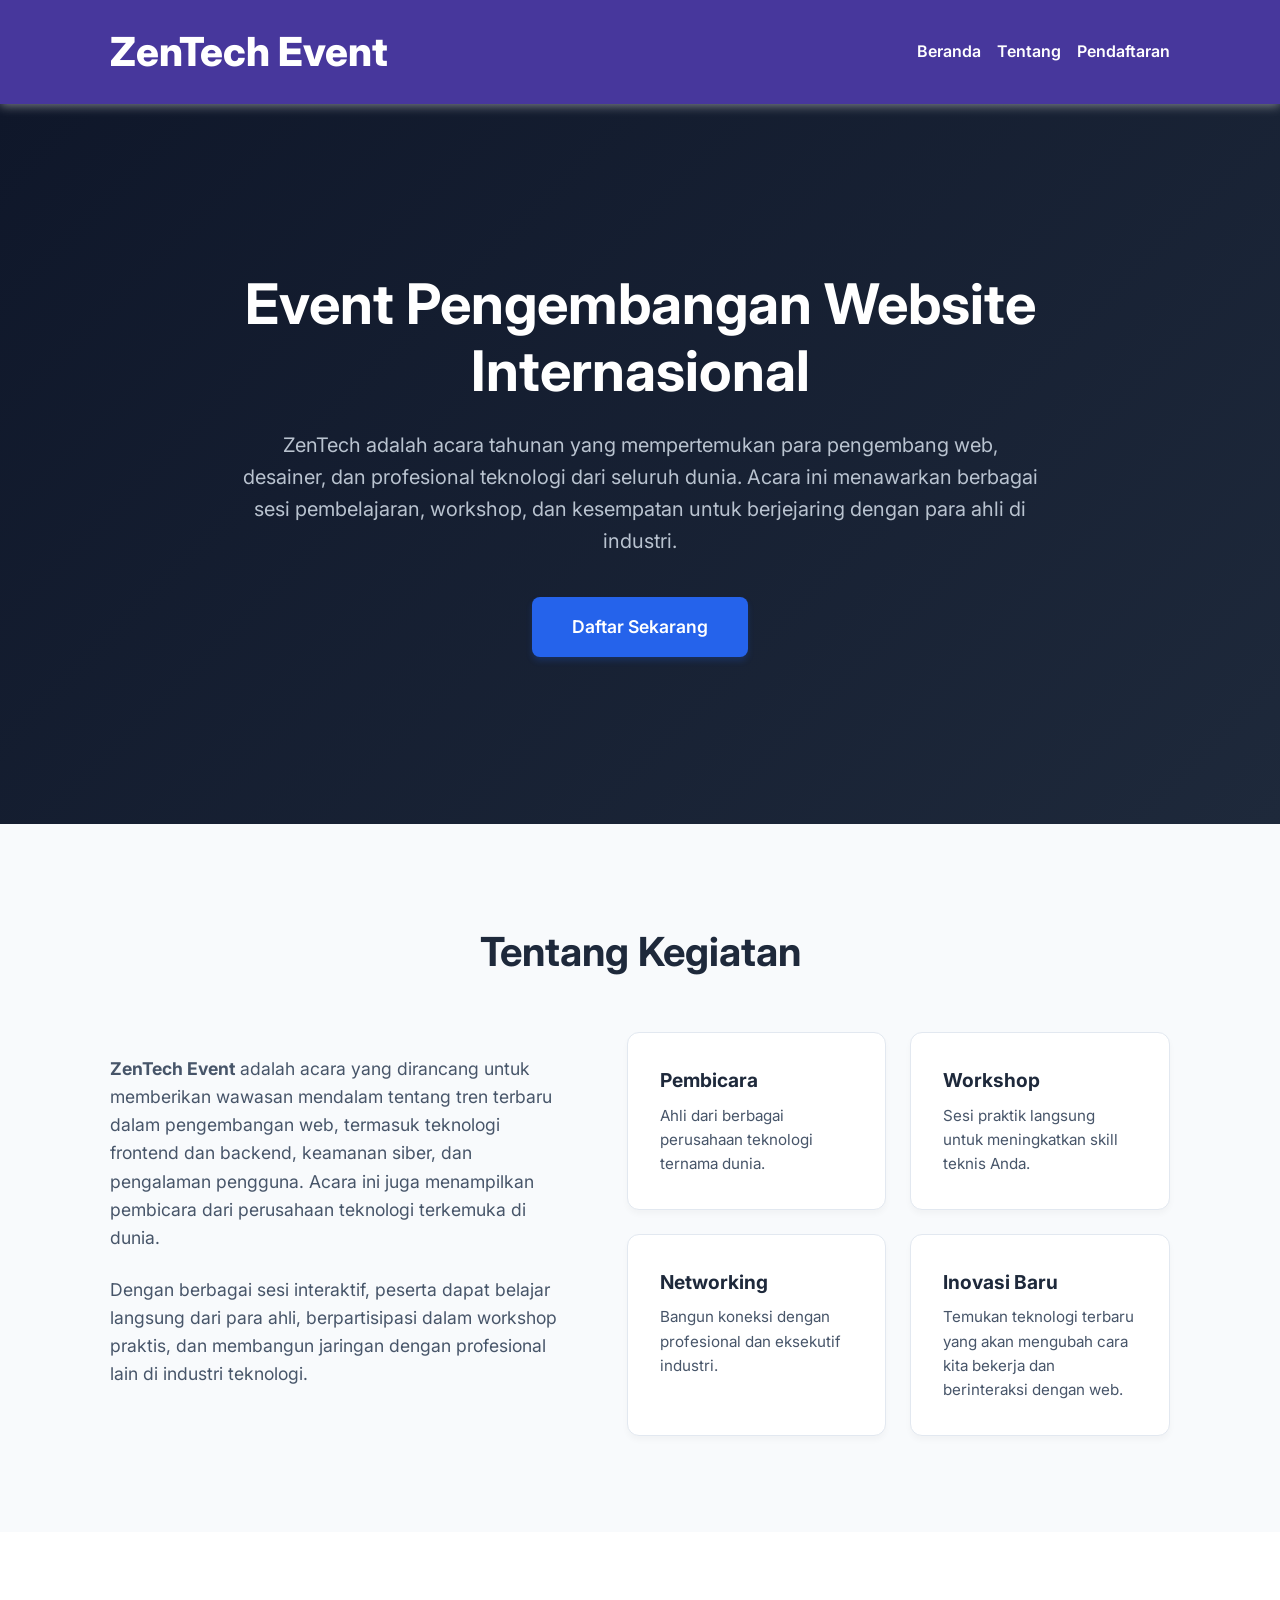
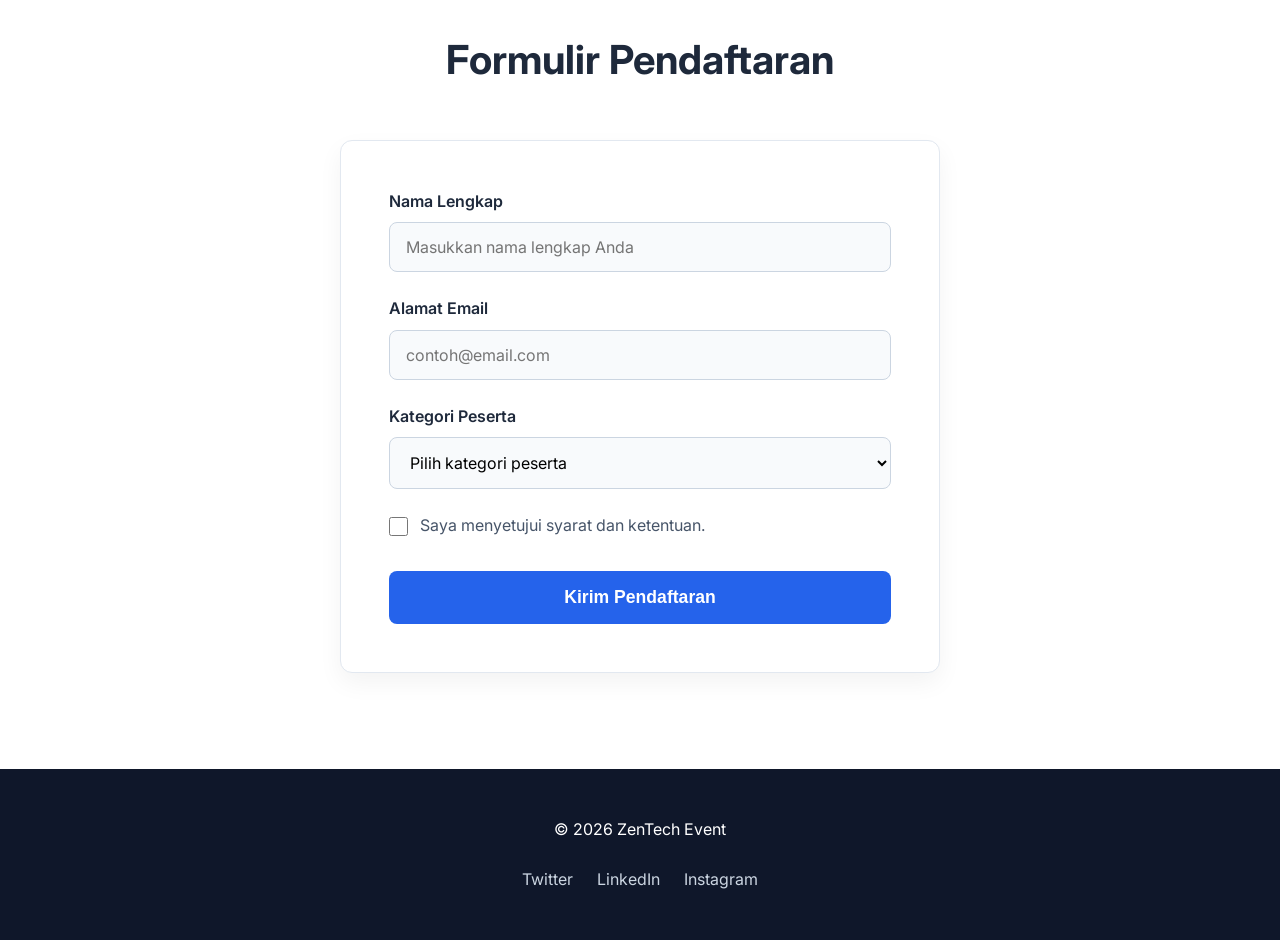
<file: lah/index.html>
<!DOCTYPE html>
<html lang="id">
<head>
    <meta charset="UTF-8">
    <meta name="viewport" content="width=device-width, initial-scale=1.0">
    
    <meta name="description" content="Pendaftaran dan Informasi Tech Conference 2026">
    <title>ZenTech - Event Pengembangan Website</title>
    
    <link rel="stylesheet" href="style.css">
    <link rel="preconnect" href="https://fonts.googleapis.com">
    <link rel="preconnect" href="https://fonts.gstatic.com" crossorigin>
    <link href="https://fonts.googleapis.com/css2?family=Inter:wght@400;500;600;700&display=swap" rel="stylesheet">
</head>
<body>
    
    <header class="main-header">
        <div class="container">            
            <nav class="navbar">
                <div class="logo">ZenTech Event</div>
                <ul class="nav-links">
                    <li><a href="#hero">Beranda</a></li>
                    <li><a href="#about">Tentang</a></li>
                    <li><a href="#registration">Pendaftaran</a></li>
                </ul>
            </nav>
        </div>
    </header>
    <main>        
        <section id="hero" class="hero-section">
            <div class="container hero-content">
                <h1 class="hero-title">Event Pengembangan Website Internasional</h1>
                <p class="hero-description">ZenTech adalah acara tahunan yang mempertemukan para pengembang web, desainer, dan profesional teknologi dari seluruh dunia. Acara ini menawarkan berbagai sesi pembelajaran, workshop, dan kesempatan untuk berjejaring dengan para ahli di industri.</p>
                <a href="#registration" class="btn-primary">Daftar Sekarang</a>
            </div>
        </section>

        
        <section id="about" class="about-section">
            <div class="container">
                <h2 class="section-title">Tentang Kegiatan</h2>
                <div class="about-wrapper">
                    <article class="about-text">
                        <p><strong>ZenTech Event</strong> adalah acara yang dirancang untuk memberikan wawasan mendalam tentang tren terbaru dalam pengembangan web, termasuk teknologi frontend dan backend, keamanan siber, dan pengalaman pengguna. Acara ini juga menampilkan pembicara dari perusahaan teknologi terkemuka di dunia.</p>
                        <p>Dengan berbagai sesi interaktif, peserta dapat belajar langsung dari para ahli, berpartisipasi dalam workshop praktis, dan membangun jaringan dengan profesional lain di industri teknologi.</p>
                    </article>
                    <div class="about-features">
                        <div class="feature-card">
                            <h3>Pembicara</h3>
                            <p>Ahli dari berbagai perusahaan teknologi ternama dunia.</p>
                        </div>
                        <div class="feature-card">
                            <h3>Workshop</h3>
                            <p>Sesi praktik langsung untuk meningkatkan skill teknis Anda.</p>
                        </div>
                        <div class="feature-card">
                            <h3>Networking</h3>
                            <p>Bangun koneksi dengan profesional dan eksekutif industri.</p>
                        </div>
                        <div class="feature-card">
                            <h3>Inovasi Baru</h3>
                            <p>Temukan teknologi terbaru yang akan mengubah cara kita bekerja dan berinteraksi dengan web.</p>
                        </div>
                    </div>
                </div>
            </div>
        </section>

        
        <section id="registration" class="registration-section">
            <div class="container">
                <h2 class="section-title">Formulir Pendaftaran</h2>
                <div class="form-container">
                    
                    <form action="#" method="POST" class="registration-form">
                        <div class="form-group">
                            <label for="name">Nama Lengkap</label>
                            <input type="text" id="name" name="name" placeholder="Masukkan nama lengkap Anda" required autocomplete="name">
                        </div>
                        <div class="form-group">
                            <label for="email">Alamat Email</label>
                            <input type="email" id="email" name="email" placeholder="contoh@email.com" required autocomplete="email">
                        </div>
                        <div class="form-group">
                            <label for="category">Kategori Peserta</label>
                            <select id="category" name="category" required>
                                <option value="" disabled selected>Pilih kategori peserta</option>
                                <option value="student">Mahasiswa</option>
                                <option value="professional">Profesional</option>
                                <option value="general">Umum</option>
                            </select>
                        </div>
                        <div class="form-group checkbox-group">
                            <input type="checkbox" id="terms" name="terms" required>
                            <label for="terms">Saya menyetujui syarat dan ketentuan.</label>
                        </div>
                        <button type="submit" class="btn-submit">Kirim Pendaftaran</button>
                    </form>
                </div>
            </div>
        </section>
    </main>

    
    <footer class="main-footer">
        <div class="container">
            <p>&copy; 2026 ZenTech Event</p>
            <nav class="social-links" aria-label="Social Media Links">
                <a href="#" aria-label="Twitter">Twitter</a>
                <a href="#" aria-label="LinkedIn">LinkedIn</a>
                <a href="#" aria-label="Instagram">Instagram</a>
            </nav>
        </div>
    </footer>
</body>
</html>
</file>
<file: lah/style.css>
:root {
    --primary-color: #2563eb;
    --primary-dark: #1d4ed8;
    --secondary-color: #64748b;
    --text-color: #1e293b;
    --text-light: #475569;
    --bg-light: #f8fafc;
    --bg-dark: #0f172a;
    --white: #ffffff;
    --border-color: #e2e8f0;
    --container-max-width: 1100px;
    --container-padding: 0 20px;
    --border-radius: 12px;
    --transition-speed: 0.5s;
}
* {
    margin: 0;
    padding: 0;
    box-sizing: border-box;
}
html {
    scroll-behavior: smooth;
}
body {
    font-family: 'Inter', system-ui, -apple-system, sans-serif;
    line-height: 1.6;
    color: var(--text-color);
    background-color: var(--white);
    -webkit-font-smoothing: antialiased;
}
.container {
    max-width: var(--container-max-width);
    margin: 0 auto;
    padding: var(--container-padding);
}
.section-title {
    text-align: center;
    font-size: 2.5rem;
    margin-bottom: 3rem;
    color: var(--text-color);
}
.main-header {
    background-color: #47379c;
    box-shadow: 0 2px 10px rgba(255, 255, 255, 0.43);
    position: sticky;
    top: 0;
    z-index: 1000;
}
.navbar {
    display: flex;
    justify-content: space-between;
    align-items: center;
    padding: 1.25rem 0;
}
.navbar .logo {
    font-size: 2.5rem;
    font-weight: 800;
    color: var(--white);
}
.nav-links {
    display: flex;
    list-style: none;
    gap: 1rem;
}
.nav-links a {
    text-decoration: none;
    color: #ffffff;
    font-weight: 600;
    transition: color var(--transition-speed) ease;
}
.nav-links a:hover {
    color: var(--primary-color);
}
.hero-section {
    background: linear-gradient(135deg, var(--bg-dark) 0%, #1e293b 100%);
    color: var(--white);
    padding: 6rem 0;
    text-align: center;
    display: flex;
    flex-direction: column;
    justify-content: center;
    min-height: 80vh;
}
.hero-title {
    font-size: 3.5rem;
    margin-bottom: 1.5rem;
    line-height: 1.2;
    font-weight: 700;
}
.hero-description {
    font-size: 1.25rem;
    max-width: 800px;
    margin: 0 auto 2.5rem;
    opacity: 0.9;
    color: #cbd5e1;
}
.btn-primary {
    display: inline-block;
    background-color: var(--primary-color);
    color: var(--white);
    padding: 1rem 2.5rem;
    border-radius: 8px;
    text-decoration: none;
    font-weight: 600;
    font-size: 1.1rem;
    transition: all var(--transition-speed) ease;
    box-shadow: 0 4px 6px rgba(37, 99, 235, 0.2);
}
.btn-primary:hover {
    background-color: var(--primary-dark);
    transform: translateY(-3px);
    box-shadow: 0 6px 12px rgba(37, 99, 235, 0.3);
}
.about-section {
    padding: 6rem 0;
    background-color: var(--bg-light);
}
.about-wrapper {
    display: flex;
    gap: 4rem;
    align-items: center;
}
.about-text {
    flex: 1;
}
.about-text p {
    margin-bottom: 1.5rem;
    font-size: 1.1rem;
    color: var(--text-light);
}
.about-features {
    flex: 1.2;
    display: grid;
    grid-template-columns: repeat(2, 1fr);
    gap: 1.5rem;
}
.feature-card {
    background: var(--white);
    padding: 2rem;
    border-radius: var(--border-radius);
    box-shadow: 0 4px 6px rgba(0, 0, 0, 0.03);
    transition: transform var(--transition-speed) ease, box-shadow var(--transition-speed) ease;
    border: 1px solid var(--border-color);
}
.feature-card:hover {
    transform: translateY(-5px);
    box-shadow: 0 10px 20px rgba(0, 0, 0, 0.08);
}

.feature-card h3 {
    color: var(--text-color);
    margin-bottom: 0.5rem;
    font-size: 1.2rem;
}
.feature-card p {
    color: var(--text-light);
    font-size: 0.95rem;
}
.registration-section {
    padding: 6rem 0;
}
.form-container {
    max-width: 600px;
    margin: 0 auto;
    background-color: var(--white);
    padding: 3rem;
    border-radius: var(--border-radius);
    box-shadow: 0 10px 25px rgba(0, 0, 0, 0.05);
    border: 1px solid var(--border-color);
}
.form-group {
    margin-bottom: 1.5rem;
}
.form-group label {
    display: block;
    margin-bottom: 0.5rem;
    font-weight: 600;
    color: var(--text-color);
}
.form-group input[type="text"],
.form-group input[type="email"],
.form-group select {
    width: 100%;
    padding: 0.875rem 1rem;
    border: 1px solid #cbd5e1;
    border-radius: 8px;
    font-family: inherit;
    font-size: 1rem;
    transition: all var(--transition-speed) ease;
    background-color: var(--bg-light);
}
.form-group input:focus,
.form-group select:focus {
    outline: none;
    border-color: var(--primary-color);
    background-color: var(--white);
    box-shadow: 0 0 0 4px rgba(37, 99, 235, 0.1);
}
.checkbox-group {
    display: flex;
    align-items: center;
    gap: 0.75rem;
    margin-top: 1rem;
    margin-bottom: 2rem;
}
.checkbox-group input[type="checkbox"] {
    width: 1.2rem;
    height: 1.2rem;
    cursor: pointer;
    accent-color: var(--primary-color);
}
.checkbox-group label {
    margin-bottom: 0;
    font-weight: 400;
    color: var(--text-light);
    cursor: pointer;
}
.btn-submit {
    width: 100%;
    background-color: var(--primary-color);
    color: var(--white);
    padding: 1rem;
    border: none;
    border-radius: 8px;
    font-size: 1.1rem;
    font-weight: 700;
    cursor: pointer;
    transition: all var(--transition-speed) ease;
}
.btn-submit:hover {
    background-color: var(--primary-dark);
    transform: translateY(-2px);
    box-shadow: 0 4px 12px rgba(37, 99, 235, 0.2);
}
.main-footer {
    background-color: var(--bg-dark);
    color: var(--white);
    padding: 3rem 0;
    text-align: center;
}
.social-links {
    margin-top: 1.5rem;
    display: flex;
    justify-content: center;
    gap: 1.5rem;
}
.social-links a {
    color: #cbd5e1;
    text-decoration: none;
    transition: color var(--transition-speed) ease;
}
.social-links a:hover {
    color: var(--white);
}
@media screen and (max-width: 992px) {
    .about-wrapper {
        flex-direction: column;
        gap: 3rem;
    }
    .hero-title {
        font-size: 2.8rem;
    }
    .hero-section {
        min-height: 60vh;
        padding: 5rem 0;
    }
}
@media screen and (max-width: 768px) {
    .navbar {
        flex-direction: column;
        gap: 1rem;
        padding: 1rem 0;
    }
    .nav-links {
        gap: 1.5rem;
        flex-wrap: wrap;
        justify-content: center;
    }
    .hero-title {
        font-size: 2.2rem;
    }
    .hero-description {
        font-size: 1rem;
    }
    .section-title {
        font-size: 2rem;
        margin-bottom: 2rem;
    }
    .about-features {
        grid-template-columns: 1fr; 
    }
    .form-container {
        padding: 2rem 1.5rem;
    }
    .about-section, .registration-section {
        padding: 4rem 0;
    }
}
@media screen and (max-width: 480px) {
    .hero-title {
        font-size: 1.8rem;
    }
    .btn-primary, .btn-submit {
        width: 100%;
        text-align: center;
    }
    .checkbox-group {
        align-items: flex-start;
    }
    .checkbox-group input[type="checkbox"] {
        margin-top: 0.25rem;
    }
}
</file>
